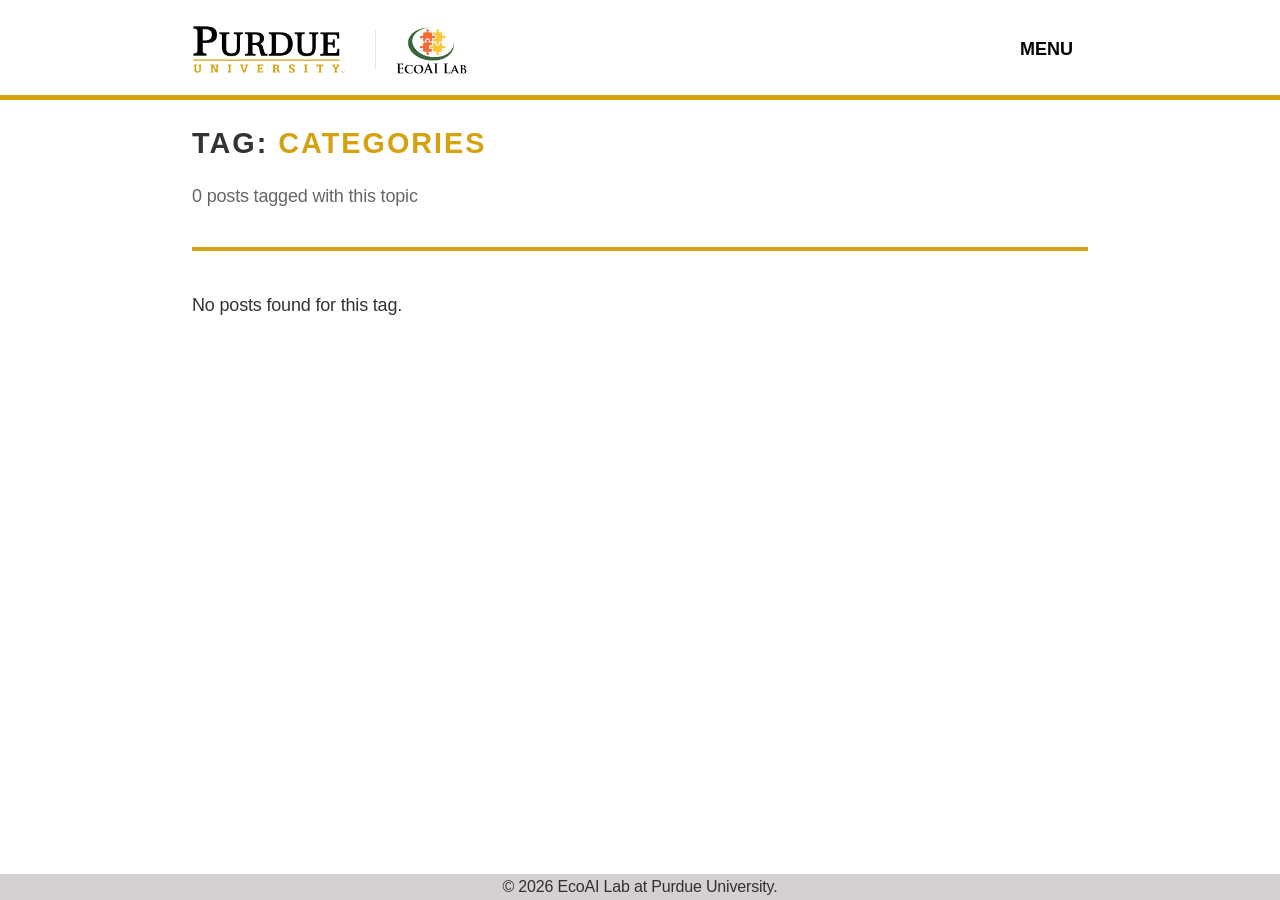
<file: categories/index.html>
<!DOCTYPE html>
<html class="no-js" lang="en-us">
<head>
	<meta charset="UTF-8">
	<meta name="viewport" content="width=device-width, initial-scale=1">
	<meta http-equiv="X-UA-Compatible" content="IE=edge">
	<title>Categories - EcoAI Lab</title>
	<script>(function(d,e){d[e]=d[e].replace("no-js","js");})(document.documentElement,"className");</script>
	<meta name="description" content="">
	<meta property="og:title" content="Categories" />
<meta property="og:description" content="EcoAI Lab Website" />
<meta property="og:type" content="website" />
<meta property="og:url" content="https://www.haoranyou.com/categories/" />


	<meta name="twitter:card" content="summary"/>
<meta name="twitter:title" content="Categories"/>
<meta name="twitter:description" content="EcoAI Lab Website"/>

	<link rel="dns-prefetch" href="//fonts.googleapis.com">
	<link rel="dns-prefetch" href="//fonts.gstatic.com">
	<link rel="alternate" type="application/rss+xml" href="/categories/index.xml" title="EcoAI Lab">
	<link rel="stylesheet" href="https://cdnjs.cloudflare.com/ajax/libs/font-awesome/6.5.0/css/all.min.css">
	<link rel="stylesheet" href="https://fonts.googleapis.com/css?family=Open+Sans:400,400i,700">
	<link rel="stylesheet" href="/css/style.css">
	<link rel="stylesheet" href="/css/responsive-menu.css">
	<link rel="shortcut icon" href="/favicon.ico">
	
	<script async src="https://www.googletagmanager.com/gtag/js?id=G-CJ01WL3BFP"></script>
	<script>
	  window.dataLayer = window.dataLayer || [];
	  function gtag(){dataLayer.push(arguments);}
	  gtag('js', new Date());

	  gtag('config', 'G-CJ01WL3BFP');
	</script>
</head>
<body class="body">
	<div class="container container--outer">
		<header class="header">
	<div class="container">
		<div class="header__row">
			<div class="logo">
				<a href="https://www.purdue.edu" target="_blank" class="logo__university">
					<img src="/img/purdue-university-logo.png" alt="Purdue University" class="logo__university-img">
				</a>
				<span class="logo__separator"></span>
				<a class="logo__link" href="/" title="EcoAI Lab" rel="home">
					<img src="/img/ecoai.png" alt="EcoAI Lab" class="logo__ecoai-img">
					
				</a>
			</div>
			
<nav class="menu">
	<button class="menu__btn" aria-haspopup="true" aria-expanded="false" tabindex="0">
		<span class="menu__btn-title" tabindex="-1">Menu</span>
	</button>
	<ul class="menu__list">
		<li class="menu__item">
			<a class="menu__link" href="/">Home</a>
		</li>
		<li class="menu__item">
			<a class="menu__link" href="/news/">News</a>
		</li>
		<li class="menu__item">
			<a class="menu__link" href="/team/">Team</a>
		</li>
		<li class="menu__item">
			<a class="menu__link" href="/publications/">Publications</a>
		</li>
		<li class="menu__item">
			<a class="menu__link" href="/blogs/">Blogs</a>
		</li>
		<li class="menu__item">
			<a class="menu__link" href="/joinus/">Join Us</a>
		</li>
	</ul>
</nav>

		</div>
	</div>
    <script type="text/x-mathjax-config">
        MathJax.Hub.Config({ tex2jax: {inlineMath: [["$","$"],["\\(","\\)"]]} })
    </script>
</header>
		<div class="wrapper flex">
			<div class="primary">
			
<main class="main list" role="main">
  <div class="content main__content clearfix">
    <style>
    .tag-header { margin-bottom: 40px; padding-bottom: 15px; border-bottom: 4px solid #D5A10E; }
    .tag-header h1 { font-size: 1.8rem; font-weight: 700; text-transform: uppercase; letter-spacing: 2px; color: #333; }
    .tag-header h1 span { color: #D5A10E; }
    .tag-header p { color: #666; margin-top: 8px; }
    .tag-post-list { list-style: none; padding: 0; margin: 0; }
    .tag-post-item { padding: 20px 0; border-bottom: 1px solid #ebebeb; }
    .tag-post-item:last-child { border-bottom: none; }
    .tag-post-date { font-size: 0.85rem; color: #D5A10E; font-weight: 700; text-transform: uppercase; letter-spacing: 1px; margin-bottom: 6px; }
    .tag-post-title a { font-size: 1.2rem; font-weight: 700; color: #333; text-decoration: none; }
    .tag-post-title a:hover { color: #D5A10E; }
    .tag-post-summary { margin-top: 8px; color: #555; font-size: 0.95rem; line-height: 1.6; }
    </style>

    <div class="tag-header">
      <h1>Tag: <span>Categories</span></h1>
      <p>0 posts tagged with this topic</p>
    </div>

    
    <p>No posts found for this tag.</p>
    
  </div>
</main>

			</div>
			

		</div>
		<footer class="footer">
	<div class="container footer__container flex">
		
		<div class="footer__copyright">
			&copy; 2026 EcoAI Lab at Purdue University.
		</div>
	</div>
    <script async src="//busuanzi.ibruce.info/busuanzi/2.3/busuanzi.pure.mini.js">
    </script>
    
</footer>
	</div>
<script async defer src="/js/menu.js"></script>
<script src="/js/responsive-menu.js"></script></body>
</html>
</file>
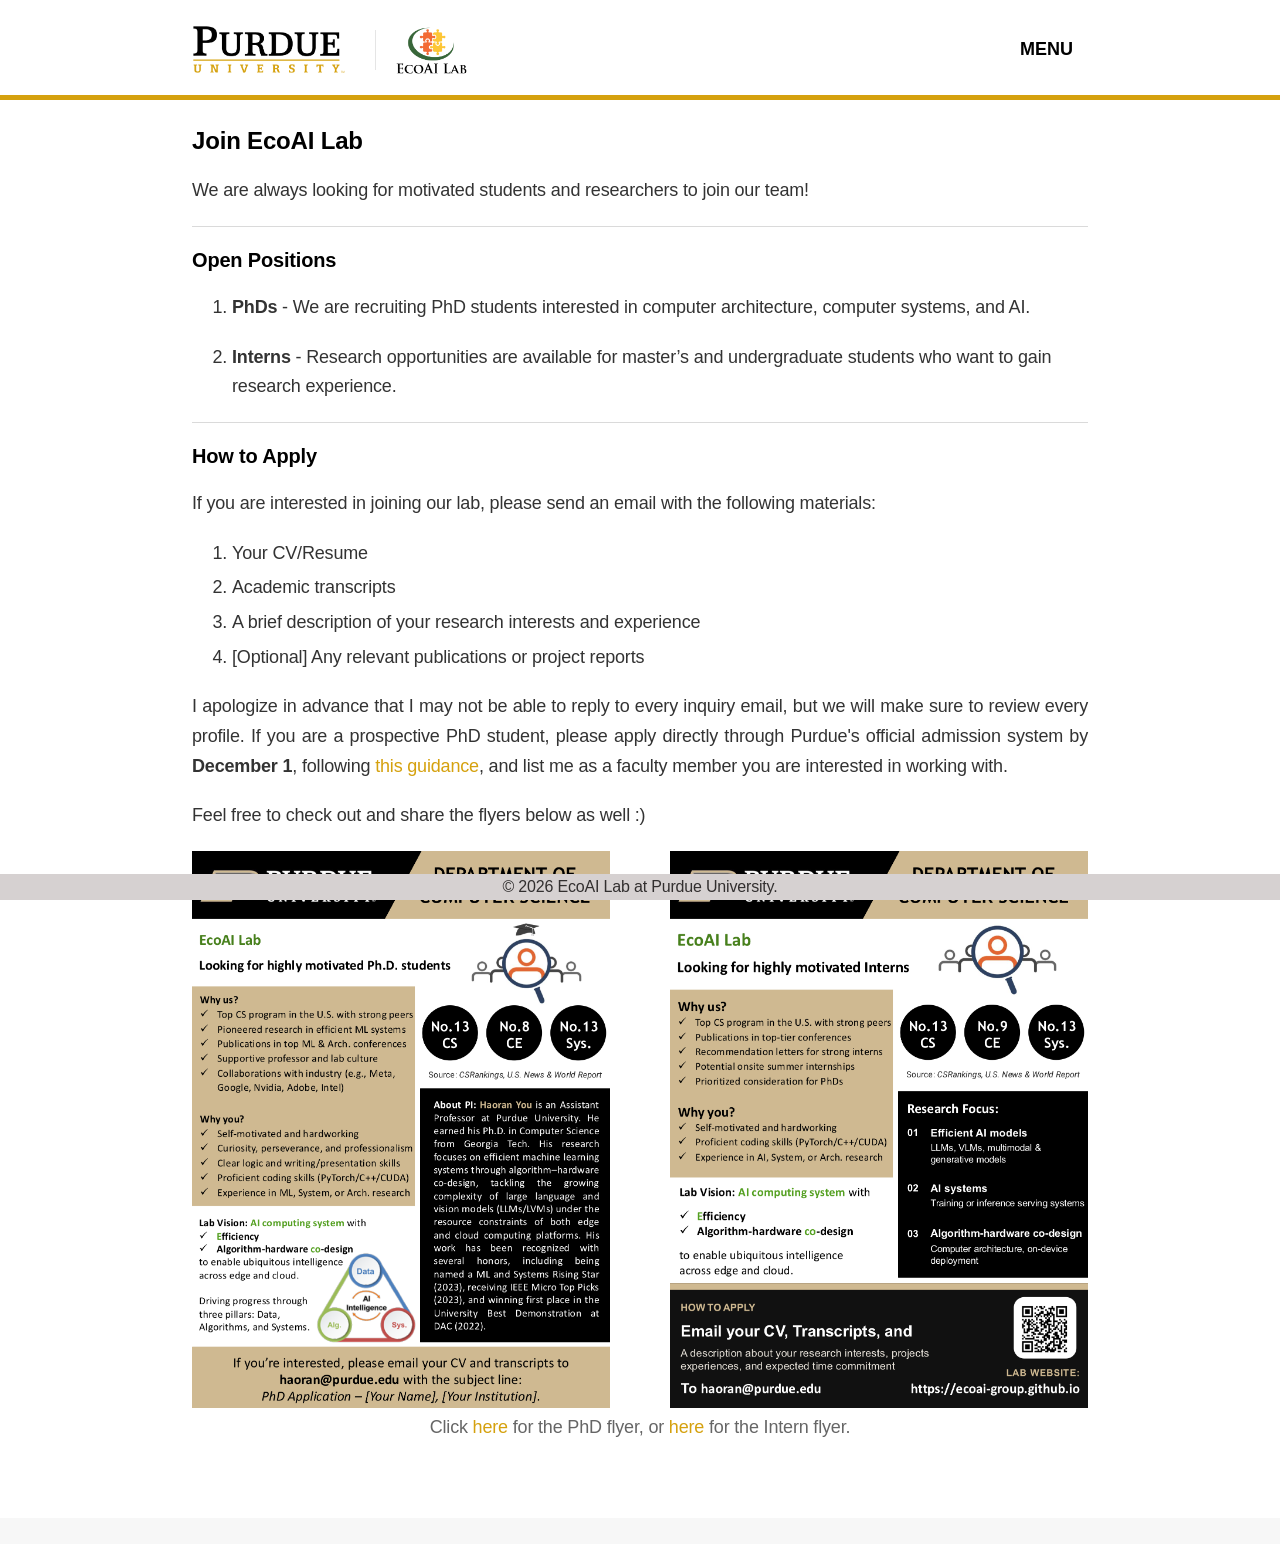
<file: joinus/index.html>
<!DOCTYPE html>
<html class="no-js" lang="en-us">
<head>
	<meta charset="UTF-8">
	<meta name="viewport" content="width=device-width, initial-scale=1">
	<meta http-equiv="X-UA-Compatible" content="IE=edge">
	<title>Join Us - EcoAI Lab</title>
	<script>(function(d,e){d[e]=d[e].replace("no-js","js");})(document.documentElement,"className");</script>
	<meta name="description" content="Open PhD, MS, and internship positions in the EcoAI Lab at Purdue University.">
	<meta property="og:title" content="Join Us" />
<meta property="og:description" content="Open PhD, MS, and internship positions in the EcoAI Lab at Purdue University." />
<meta property="og:type" content="website" />
<meta property="og:url" content="https://www.haoranyou.com/joinus/" />


	<meta name="twitter:card" content="summary"/>
<meta name="twitter:title" content="Join Us"/>
<meta name="twitter:description" content="Open PhD, MS, and internship positions in the EcoAI Lab at Purdue University."/>

	<link rel="dns-prefetch" href="//fonts.googleapis.com">
	<link rel="dns-prefetch" href="//fonts.gstatic.com">
	<link rel="alternate" type="application/rss+xml" href="/joinus/index.xml" title="EcoAI Lab">
	<link rel="stylesheet" href="https://cdnjs.cloudflare.com/ajax/libs/font-awesome/6.5.0/css/all.min.css">
	<link rel="stylesheet" href="https://fonts.googleapis.com/css?family=Open+Sans:400,400i,700">
	<link rel="stylesheet" href="/css/style.css">
	<link rel="stylesheet" href="/css/responsive-menu.css">
	<link rel="shortcut icon" href="/favicon.ico">
	
	<script async src="https://www.googletagmanager.com/gtag/js?id=G-CJ01WL3BFP"></script>
	<script>
	  window.dataLayer = window.dataLayer || [];
	  function gtag(){dataLayer.push(arguments);}
	  gtag('js', new Date());

	  gtag('config', 'G-CJ01WL3BFP');
	</script>
</head>
<body class="body">
	<div class="container container--outer">
		<header class="header">
	<div class="container">
		<div class="header__row">
			<div class="logo">
				<a href="https://www.purdue.edu" target="_blank" class="logo__university">
					<img src="/img/purdue-university-logo.png" alt="Purdue University" class="logo__university-img">
				</a>
				<span class="logo__separator"></span>
				<a class="logo__link" href="/" title="EcoAI Lab" rel="home">
					<img src="/img/ecoai.png" alt="EcoAI Lab" class="logo__ecoai-img">
					
				</a>
			</div>
			
<nav class="menu">
	<button class="menu__btn" aria-haspopup="true" aria-expanded="false" tabindex="0">
		<span class="menu__btn-title" tabindex="-1">Menu</span>
	</button>
	<ul class="menu__list">
		<li class="menu__item">
			<a class="menu__link" href="/">Home</a>
		</li>
		<li class="menu__item">
			<a class="menu__link" href="/news/">News</a>
		</li>
		<li class="menu__item">
			<a class="menu__link" href="/team/">Team</a>
		</li>
		<li class="menu__item">
			<a class="menu__link" href="/publications/">Publications</a>
		</li>
		<li class="menu__item">
			<a class="menu__link" href="/blogs/">Blogs</a>
		</li>
		<li class="menu__item menu__item--active">
			<a class="menu__link" href="/joinus/">Join Us</a>
		</li>
	</ul>
</nav>

		</div>
	</div>
    <script type="text/x-mathjax-config">
        MathJax.Hub.Config({ tex2jax: {inlineMath: [["$","$"],["\\(","\\)"]]} })
    </script>
</header>
		<div class="wrapper flex">
			<div class="primary">
			
<main class="main list" role="main">
  <div class="content main__content clearfix">
    

<h2 id="join-ecoai-lab">Join EcoAI Lab</h2>

<p>We are always looking for motivated students and researchers to join our team!</p>

<hr />

<h3 id="open-positions">Open Positions</h3>

<ol>
<li><p><strong>PhDs</strong> -
We are recruiting PhD students interested in computer architecture, computer systems, and AI.</p></li>

<li><p><strong>Interns</strong> -
Research opportunities are available for master&rsquo;s and undergraduate students who want to gain research experience.</p></li>
</ol>

<hr />

<h3 id="how-to-apply">How to Apply</h3>

<p>If you are interested in joining our lab, please send an email with the following materials:</p>

<ol>
<li>Your CV/Resume</li>
<li>Academic transcripts</li>
<li>A brief description of your research interests and experience</li>
<li>[Optional] Any relevant publications or project reports</li>
</ol>

<p style="text-align: justify;">I apologize in advance that I may not be able to reply to every inquiry email, but we will make sure to review every profile. If you are a prospective PhD student, please apply directly through Purdue's official admission system by <strong>December 1</strong>, following <a href="https://www.cs.purdue.edu/graduate/admission/steps.html">this guidance</a>, and list me as a faculty member you are interested in working with.</p>

<p>Feel free to check out and share the flyers below as well :)</p>

<p><div style="display:grid; grid-template-columns:repeat(auto-fit, minmax(min(320px, 100%), 1fr)); gap:60px; width:100%; align-items:start;">
    <a href="/pdf/purdue-cs-ecoai-lab-flyer.pdf" target="_blank">
    <img src="/img/ecoai-phd-flyer.png" alt="EcoAI Lab PhD recruiting flyer" style="width:100%; height:auto; display:block;">
    </a>
    <a href="/pdf/purdue-cs-ecoai-lab-flyer-intern.pdf" target="_blank">
    <img src="/img/ecoai-intern-flyer.png" alt="EcoAI Lab Intern recruiting flyer" style="width:100%; height:auto; display:block;">
    </a>
</div>
<p style = "margin:5px"></p>
<div align=center>
    <figcaption style="width:97%;float:center;">
    Click <a href="/pdf/purdue-cs-ecoai-lab-flyer.pdf" target="_blank">here</a> for the PhD flyer, or <a href="/pdf/purdue-cs-ecoai-lab-flyer-intern.pdf" target="_blank">here</a> for the Intern flyer.
    </figcaption>
</div>
<br></p>

  </div>
</main>

			</div>
			

		</div>
		<footer class="footer">
	<div class="container footer__container flex">
		
		<div class="footer__copyright">
			&copy; 2026 EcoAI Lab at Purdue University.
		</div>
	</div>
    <script async src="//busuanzi.ibruce.info/busuanzi/2.3/busuanzi.pure.mini.js">
    </script>
    
</footer>
	</div>
<script async defer src="/js/menu.js"></script>
<script src="/js/responsive-menu.js"></script></body>
</html>
</file>
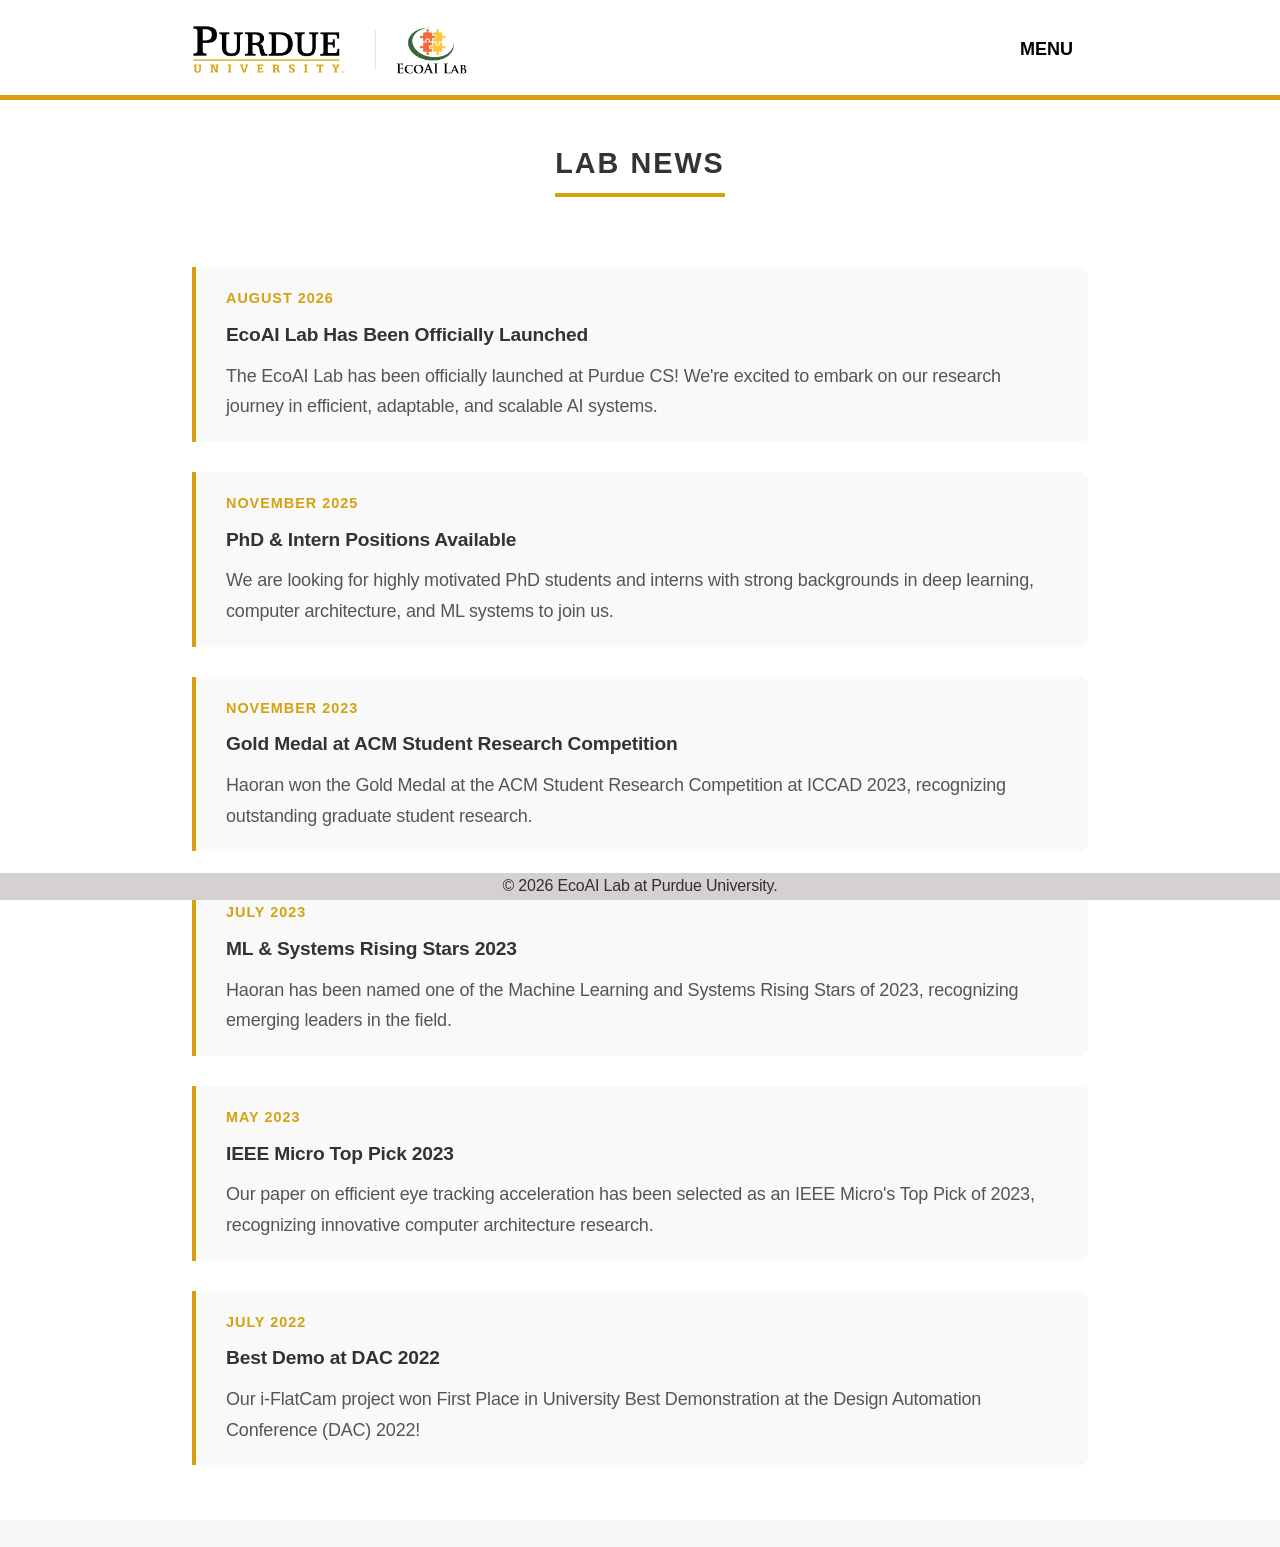
<file: news/index.html>
<!DOCTYPE html>
<html class="no-js" lang="en-us">
<head>
	<meta charset="UTF-8">
	<meta name="viewport" content="width=device-width, initial-scale=1">
	<meta http-equiv="X-UA-Compatible" content="IE=edge">
	<title>News - EcoAI Lab</title>
	<script>(function(d,e){d[e]=d[e].replace("no-js","js");})(document.documentElement,"className");</script>
	<meta name="description" content="Latest news and announcements from the EcoAI Lab at Purdue University.">
	<meta property="og:title" content="News" />
<meta property="og:description" content="Latest news and announcements from the EcoAI Lab at Purdue University." />
<meta property="og:type" content="website" />
<meta property="og:url" content="https://www.haoranyou.com/news/" />


	<meta name="twitter:card" content="summary"/>
<meta name="twitter:title" content="News"/>
<meta name="twitter:description" content="Latest news and announcements from the EcoAI Lab at Purdue University."/>

	<link rel="dns-prefetch" href="//fonts.googleapis.com">
	<link rel="dns-prefetch" href="//fonts.gstatic.com">
	<link rel="alternate" type="application/rss+xml" href="/news/index.xml" title="EcoAI Lab">
	<link rel="stylesheet" href="https://cdnjs.cloudflare.com/ajax/libs/font-awesome/6.5.0/css/all.min.css">
	<link rel="stylesheet" href="https://fonts.googleapis.com/css?family=Open+Sans:400,400i,700">
	<link rel="stylesheet" href="/css/style.css">
	<link rel="stylesheet" href="/css/responsive-menu.css">
	<link rel="shortcut icon" href="/favicon.ico">
	
	<script async src="https://www.googletagmanager.com/gtag/js?id=G-CJ01WL3BFP"></script>
	<script>
	  window.dataLayer = window.dataLayer || [];
	  function gtag(){dataLayer.push(arguments);}
	  gtag('js', new Date());

	  gtag('config', 'G-CJ01WL3BFP');
	</script>
</head>
<body class="body">
	<div class="container container--outer">
		<header class="header">
	<div class="container">
		<div class="header__row">
			<div class="logo">
				<a href="https://www.purdue.edu" target="_blank" class="logo__university">
					<img src="/img/purdue-university-logo.png" alt="Purdue University" class="logo__university-img">
				</a>
				<span class="logo__separator"></span>
				<a class="logo__link" href="/" title="EcoAI Lab" rel="home">
					<img src="/img/ecoai.png" alt="EcoAI Lab" class="logo__ecoai-img">
					
				</a>
			</div>
			
<nav class="menu">
	<button class="menu__btn" aria-haspopup="true" aria-expanded="false" tabindex="0">
		<span class="menu__btn-title" tabindex="-1">Menu</span>
	</button>
	<ul class="menu__list">
		<li class="menu__item">
			<a class="menu__link" href="/">Home</a>
		</li>
		<li class="menu__item menu__item--active">
			<a class="menu__link" href="/news/">News</a>
		</li>
		<li class="menu__item">
			<a class="menu__link" href="/team/">Team</a>
		</li>
		<li class="menu__item">
			<a class="menu__link" href="/publications/">Publications</a>
		</li>
		<li class="menu__item">
			<a class="menu__link" href="/blogs/">Blogs</a>
		</li>
		<li class="menu__item">
			<a class="menu__link" href="/joinus/">Join Us</a>
		</li>
	</ul>
</nav>

		</div>
	</div>
    <script type="text/x-mathjax-config">
        MathJax.Hub.Config({ tex2jax: {inlineMath: [["$","$"],["\\(","\\)"]]} })
    </script>
</header>
		<div class="wrapper flex">
			<div class="primary">
			
<main class="main list" role="main">
  <div class="content main__content clearfix">
    <style>
.section-header {
  text-align: center;
  margin-bottom: 50px;
  margin-top: 20px;
}
.section-header h2 {
  font-size: 1.8rem;
  font-weight: 700;
  text-transform: uppercase;
  letter-spacing: 2px;
  color: #333;
  display: inline-block;
  position: relative;
  padding-bottom: 15px;
}
.section-header h2::after {
  content: '';
  position: absolute;
  bottom: 0;
  left: 0;
  width: 100%;
  height: 4px;
  background: #D5A10E;
}
.news-list {
  width: 100%;
}
.news-item {
  border-left: 4px solid #D5A10E;
  padding: 20px 30px;
  margin-bottom: 30px;
  background: #f9f9f9;
  border-radius: 0 8px 8px 0;
}
.news-item .news-date {
  color: #D5A10E;
  font-weight: 700;
  font-size: 0.9rem;
  text-transform: uppercase;
  letter-spacing: 1px;
  margin-bottom: 8px;
}
.news-item .news-title {
  font-size: 1.2rem;
  font-weight: 700;
  color: #333;
  margin-bottom: 10px;
}
.news-item .news-desc {
  color: #555;
  line-height: 1.7;
  font-size: 18px;
}
.news-item a {
  color: #D5A10E;
  text-decoration: none;
}
.news-item a:hover {
  text-decoration: underline;
}
</style>

<div class="section-header">
  <h2>Lab News</h2>
</div>

<div class="news-list">
<div class="news-item">
<div class="news-date">August 2026</div>
<div class="news-title">EcoAI Lab Has Been Officially Launched</div>
<div class="news-desc">The EcoAI Lab has been officially launched at Purdue CS! We're excited to embark on our research journey in efficient, adaptable, and scalable AI systems.</div>
</div>
<div class="news-item">
<div class="news-date">November 2025</div>
<div class="news-title">PhD & Intern Positions Available</div>
<div class="news-desc">We are looking for highly motivated PhD students and interns with strong backgrounds in deep learning, computer architecture, and ML systems to join us.</div>
</div>
<div class="news-item">
<div class="news-date">November 2023</div>
<div class="news-title">Gold Medal at ACM Student Research Competition</div>
<div class="news-desc">Haoran won the Gold Medal at the ACM Student Research Competition at ICCAD 2023, recognizing outstanding graduate student research.</div>
</div>
<div class="news-item">
<div class="news-date">July 2023</div>
<div class="news-title">ML & Systems Rising Stars 2023</div>
<div class="news-desc">Haoran has been named one of the Machine Learning and Systems Rising Stars of 2023, recognizing emerging leaders in the field.</div>
</div>
<div class="news-item">
<div class="news-date">May 2023</div>
<div class="news-title">IEEE Micro Top Pick 2023</div>
<div class="news-desc">Our paper on efficient eye tracking acceleration has been selected as an IEEE Micro's Top Pick of 2023, recognizing innovative computer architecture research.</div>
</div>
<div class="news-item">
<div class="news-date">July 2022</div>
<div class="news-title">Best Demo at DAC 2022</div>
<div class="news-desc">Our i-FlatCam project won First Place in University Best Demonstration at the Design Automation Conference (DAC) 2022! <br>
</div>
</div>

  </div>
</main>

			</div>
			

		</div>
		<footer class="footer">
	<div class="container footer__container flex">
		
		<div class="footer__copyright">
			&copy; 2026 EcoAI Lab at Purdue University.
		</div>
	</div>
    <script async src="//busuanzi.ibruce.info/busuanzi/2.3/busuanzi.pure.mini.js">
    </script>
    
</footer>
	</div>
<script async defer src="/js/menu.js"></script>
<script src="/js/responsive-menu.js"></script></body>
</html>
</file>
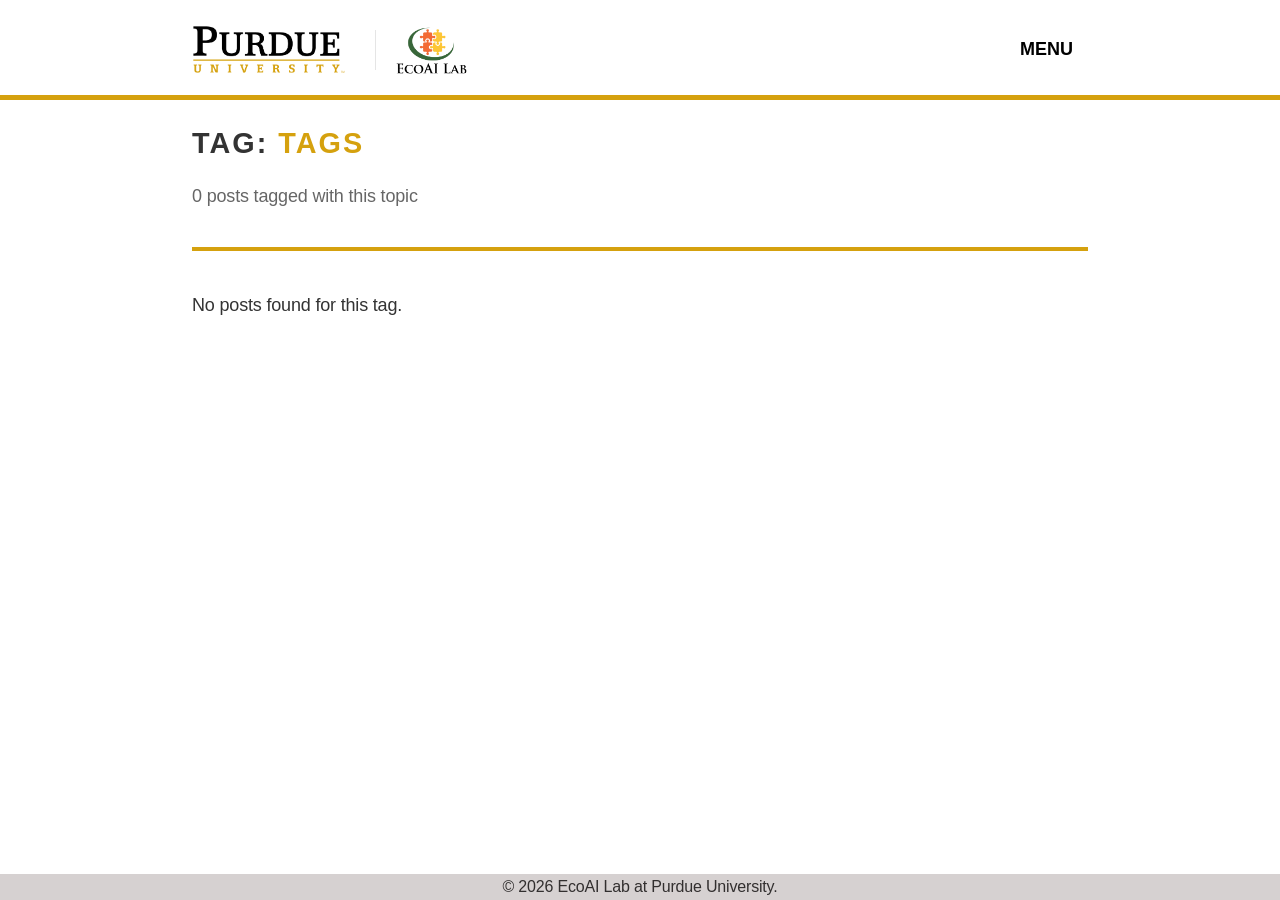
<file: tags/index.html>
<!DOCTYPE html>
<html class="no-js" lang="en-us">
<head>
	<meta charset="UTF-8">
	<meta name="viewport" content="width=device-width, initial-scale=1">
	<meta http-equiv="X-UA-Compatible" content="IE=edge">
	<title>Tags - EcoAI Lab</title>
	<script>(function(d,e){d[e]=d[e].replace("no-js","js");})(document.documentElement,"className");</script>
	<meta name="description" content="">
	<meta property="og:title" content="Tags" />
<meta property="og:description" content="EcoAI Lab Website" />
<meta property="og:type" content="website" />
<meta property="og:url" content="https://www.haoranyou.com/tags/" />


	<meta name="twitter:card" content="summary"/>
<meta name="twitter:title" content="Tags"/>
<meta name="twitter:description" content="EcoAI Lab Website"/>

	<link rel="dns-prefetch" href="//fonts.googleapis.com">
	<link rel="dns-prefetch" href="//fonts.gstatic.com">
	<link rel="alternate" type="application/rss+xml" href="/tags/index.xml" title="EcoAI Lab">
	<link rel="stylesheet" href="https://cdnjs.cloudflare.com/ajax/libs/font-awesome/6.5.0/css/all.min.css">
	<link rel="stylesheet" href="https://fonts.googleapis.com/css?family=Open+Sans:400,400i,700">
	<link rel="stylesheet" href="/css/style.css">
	<link rel="stylesheet" href="/css/responsive-menu.css">
	<link rel="shortcut icon" href="/favicon.ico">
	
	<script async src="https://www.googletagmanager.com/gtag/js?id=G-CJ01WL3BFP"></script>
	<script>
	  window.dataLayer = window.dataLayer || [];
	  function gtag(){dataLayer.push(arguments);}
	  gtag('js', new Date());

	  gtag('config', 'G-CJ01WL3BFP');
	</script>
</head>
<body class="body">
	<div class="container container--outer">
		<header class="header">
	<div class="container">
		<div class="header__row">
			<div class="logo">
				<a href="https://www.purdue.edu" target="_blank" class="logo__university">
					<img src="/img/purdue-university-logo.png" alt="Purdue University" class="logo__university-img">
				</a>
				<span class="logo__separator"></span>
				<a class="logo__link" href="/" title="EcoAI Lab" rel="home">
					<img src="/img/ecoai.png" alt="EcoAI Lab" class="logo__ecoai-img">
					
				</a>
			</div>
			
<nav class="menu">
	<button class="menu__btn" aria-haspopup="true" aria-expanded="false" tabindex="0">
		<span class="menu__btn-title" tabindex="-1">Menu</span>
	</button>
	<ul class="menu__list">
		<li class="menu__item">
			<a class="menu__link" href="/">Home</a>
		</li>
		<li class="menu__item">
			<a class="menu__link" href="/news/">News</a>
		</li>
		<li class="menu__item">
			<a class="menu__link" href="/team/">Team</a>
		</li>
		<li class="menu__item">
			<a class="menu__link" href="/publications/">Publications</a>
		</li>
		<li class="menu__item">
			<a class="menu__link" href="/blogs/">Blogs</a>
		</li>
		<li class="menu__item">
			<a class="menu__link" href="/joinus/">Join Us</a>
		</li>
	</ul>
</nav>

		</div>
	</div>
    <script type="text/x-mathjax-config">
        MathJax.Hub.Config({ tex2jax: {inlineMath: [["$","$"],["\\(","\\)"]]} })
    </script>
</header>
		<div class="wrapper flex">
			<div class="primary">
			
<main class="main list" role="main">
  <div class="content main__content clearfix">
    <style>
    .tag-header { margin-bottom: 40px; padding-bottom: 15px; border-bottom: 4px solid #D5A10E; }
    .tag-header h1 { font-size: 1.8rem; font-weight: 700; text-transform: uppercase; letter-spacing: 2px; color: #333; }
    .tag-header h1 span { color: #D5A10E; }
    .tag-header p { color: #666; margin-top: 8px; }
    .tag-post-list { list-style: none; padding: 0; margin: 0; }
    .tag-post-item { padding: 20px 0; border-bottom: 1px solid #ebebeb; }
    .tag-post-item:last-child { border-bottom: none; }
    .tag-post-date { font-size: 0.85rem; color: #D5A10E; font-weight: 700; text-transform: uppercase; letter-spacing: 1px; margin-bottom: 6px; }
    .tag-post-title a { font-size: 1.2rem; font-weight: 700; color: #333; text-decoration: none; }
    .tag-post-title a:hover { color: #D5A10E; }
    .tag-post-summary { margin-top: 8px; color: #555; font-size: 0.95rem; line-height: 1.6; }
    </style>

    <div class="tag-header">
      <h1>Tag: <span>Tags</span></h1>
      <p>0 posts tagged with this topic</p>
    </div>

    
    <p>No posts found for this tag.</p>
    
  </div>
</main>

			</div>
			

		</div>
		<footer class="footer">
	<div class="container footer__container flex">
		
		<div class="footer__copyright">
			&copy; 2026 EcoAI Lab at Purdue University.
		</div>
	</div>
    <script async src="//busuanzi.ibruce.info/busuanzi/2.3/busuanzi.pure.mini.js">
    </script>
    
</footer>
	</div>
<script async defer src="/js/menu.js"></script>
<script src="/js/responsive-menu.js"></script></body>
</html>
</file>
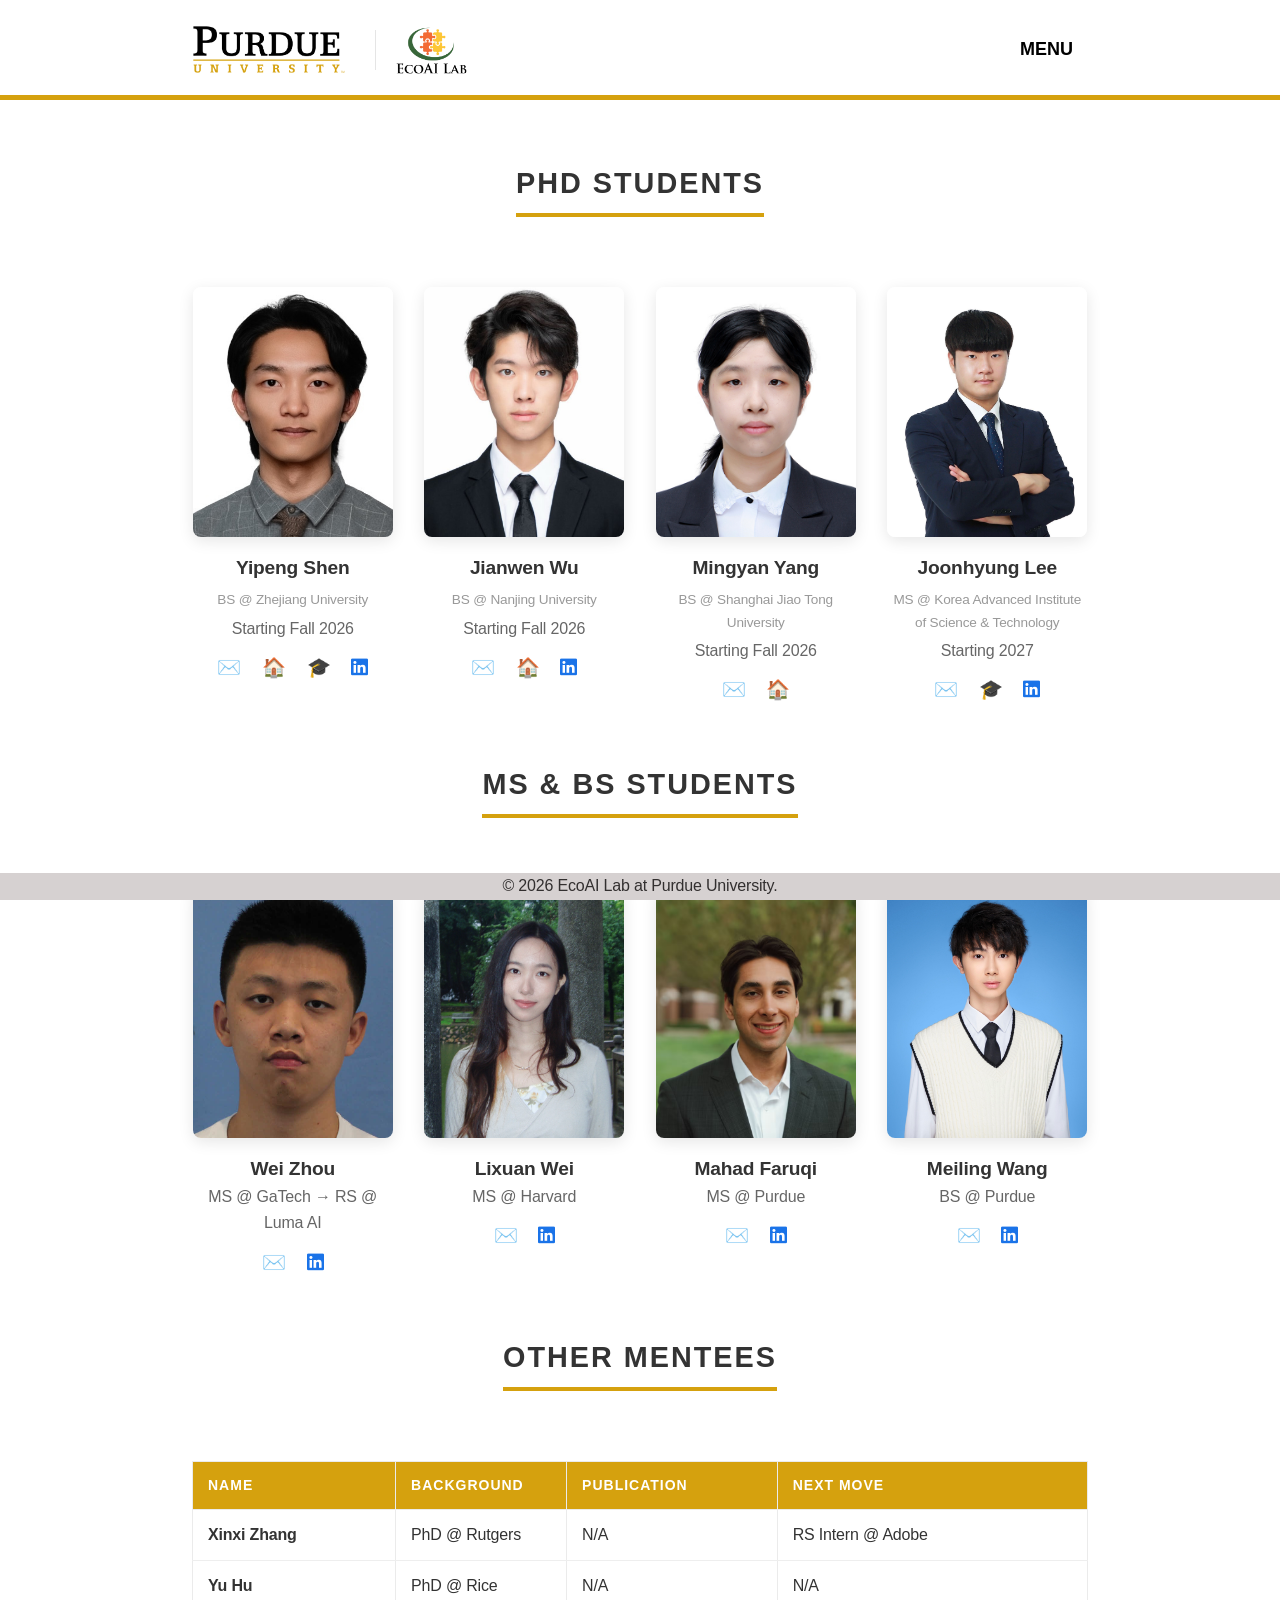
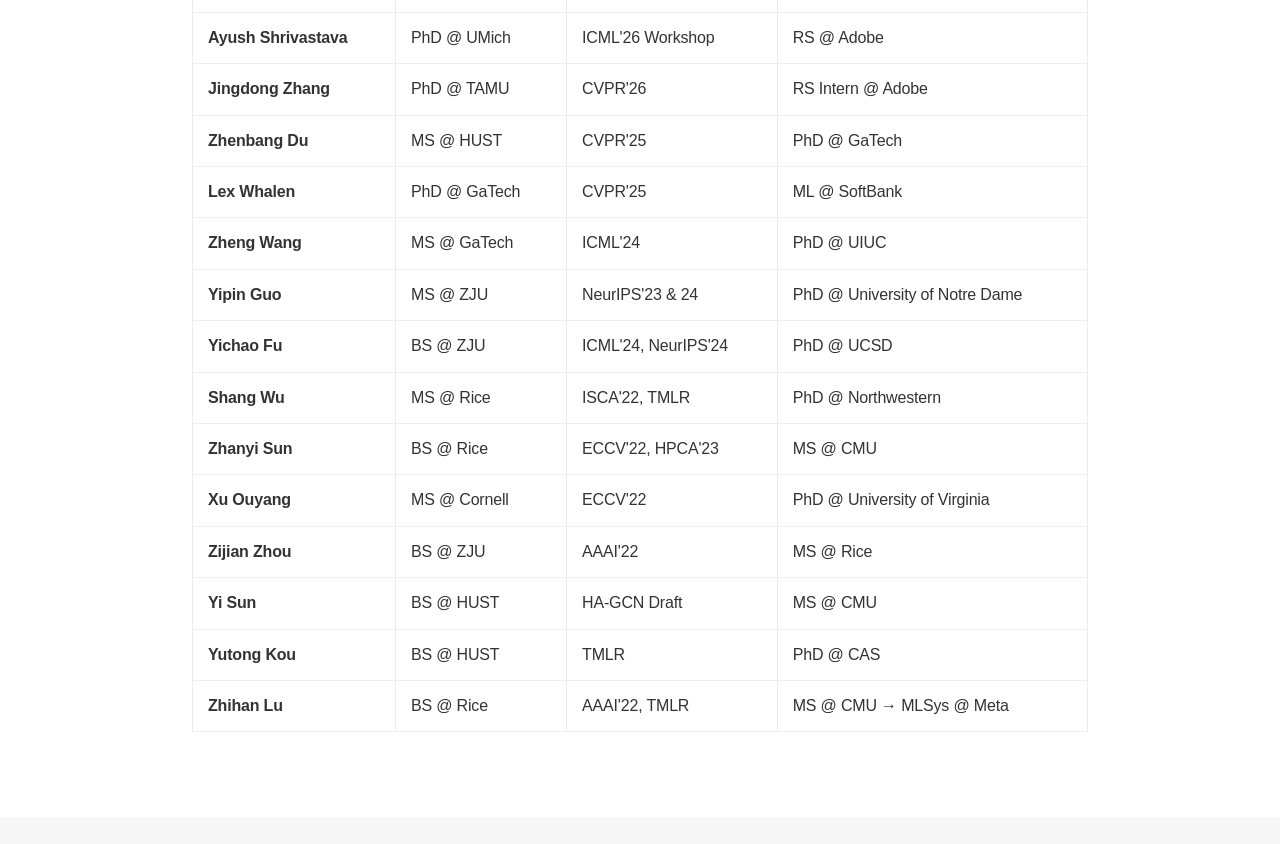
<file: team/index.html>
<!DOCTYPE html>
<html class="no-js" lang="en-us">
<head>
	<meta charset="UTF-8">
	<meta name="viewport" content="width=device-width, initial-scale=1">
	<meta http-equiv="X-UA-Compatible" content="IE=edge">
	<title>Team - EcoAI Lab</title>
	<script>(function(d,e){d[e]=d[e].replace("no-js","js");})(document.documentElement,"className");</script>
	<meta name="description" content="Faculty, PhD, MS and BS students, and alumni of the EcoAI Lab at Purdue University.">
	<meta property="og:title" content="Team" />
<meta property="og:description" content="Faculty, PhD, MS and BS students, and alumni of the EcoAI Lab at Purdue University." />
<meta property="og:type" content="website" />
<meta property="og:url" content="https://www.haoranyou.com/team/" />


	<meta name="twitter:card" content="summary"/>
<meta name="twitter:title" content="Team"/>
<meta name="twitter:description" content="Faculty, PhD, MS and BS students, and alumni of the EcoAI Lab at Purdue University."/>

	<link rel="dns-prefetch" href="//fonts.googleapis.com">
	<link rel="dns-prefetch" href="//fonts.gstatic.com">
	<link rel="alternate" type="application/rss+xml" href="/team/index.xml" title="EcoAI Lab">
	<link rel="stylesheet" href="https://cdnjs.cloudflare.com/ajax/libs/font-awesome/6.5.0/css/all.min.css">
	<link rel="stylesheet" href="https://fonts.googleapis.com/css?family=Open+Sans:400,400i,700">
	<link rel="stylesheet" href="/css/style.css">
	<link rel="stylesheet" href="/css/responsive-menu.css">
	<link rel="shortcut icon" href="/favicon.ico">
	
	<script async src="https://www.googletagmanager.com/gtag/js?id=G-CJ01WL3BFP"></script>
	<script>
	  window.dataLayer = window.dataLayer || [];
	  function gtag(){dataLayer.push(arguments);}
	  gtag('js', new Date());

	  gtag('config', 'G-CJ01WL3BFP');
	</script>
</head>
<body class="body">
	<div class="container container--outer">
		<header class="header">
	<div class="container">
		<div class="header__row">
			<div class="logo">
				<a href="https://www.purdue.edu" target="_blank" class="logo__university">
					<img src="/img/purdue-university-logo.png" alt="Purdue University" class="logo__university-img">
				</a>
				<span class="logo__separator"></span>
				<a class="logo__link" href="/" title="EcoAI Lab" rel="home">
					<img src="/img/ecoai.png" alt="EcoAI Lab" class="logo__ecoai-img">
					
				</a>
			</div>
			
<nav class="menu">
	<button class="menu__btn" aria-haspopup="true" aria-expanded="false" tabindex="0">
		<span class="menu__btn-title" tabindex="-1">Menu</span>
	</button>
	<ul class="menu__list">
		<li class="menu__item">
			<a class="menu__link" href="/">Home</a>
		</li>
		<li class="menu__item">
			<a class="menu__link" href="/news/">News</a>
		</li>
		<li class="menu__item menu__item--active">
			<a class="menu__link" href="/team/">Team</a>
		</li>
		<li class="menu__item">
			<a class="menu__link" href="/publications/">Publications</a>
		</li>
		<li class="menu__item">
			<a class="menu__link" href="/blogs/">Blogs</a>
		</li>
		<li class="menu__item">
			<a class="menu__link" href="/joinus/">Join Us</a>
		</li>
	</ul>
</nav>

		</div>
	</div>
    <script type="text/x-mathjax-config">
        MathJax.Hub.Config({ tex2jax: {inlineMath: [["$","$"],["\\(","\\)"]]} })
    </script>
</header>
		<div class="wrapper flex">
			<div class="primary">
			
<main class="main list" role="main">
  <div class="content main__content clearfix">
    <style>
.section-header {
  text-align: center;
  margin-bottom: 50px;
  margin-top: 40px;
}
.section-header h2 {
  font-size: 1.8rem;
  font-weight: 700;
  text-transform: uppercase;
  letter-spacing: 2px;
  color: #333;
  display: inline-block;
  position: relative;
  padding-bottom: 15px;
}
.section-header h2::after {
  content: '';
  position: absolute;
  bottom: 0;
  left: 0;
  width: 100%;
  height: 4px;
  background: #D5A10E;
}
.team-grid {
  display: grid;
  grid-template-columns: repeat(4, 1fr);
  gap: 30px;
  margin-bottom: 60px;
}
.team-card {
  text-align: center;
}
.team-card img {
  width: 200px;
  height: 250px;
  object-fit: cover;
  border-radius: 8px;
  margin-bottom: 15px;
  box-shadow: 0 4px 15px rgba(0,0,0,0.1);
}
.team-card .name {
  font-size: 1.2rem;
  font-weight: 700;
  color: #333;
  margin-bottom: 5px;
}
.team-card .title {
  font-size: 1rem;
  color: #666;
  margin-top: -6px;
  margin-bottom: 10px;
}
.team-card .edu {
  font-size: 0.85rem;
  color: #999;
  margin-bottom: 10px;
}
.team-card .icons a {
  color: #1a73e8;
  margin: 0 8px;
  font-size: 1.2rem;
  text-decoration: none;
}
.team-card .icons a:hover {
  color: #D5A10E;
}
.alumni-table {
  width: 100%;
  border-collapse: collapse;
  margin-bottom: 60px;
  font-size: 16px;
}
.alumni-table th {
  background: #D5A10E;
  color: #fff;
  font-weight: 600;
  text-align: left;
  padding: 12px 15px;
  text-transform: uppercase;
  letter-spacing: 1px;
  font-size: 14px;
}
.alumni-table td {
  padding: 12px 15px;
  border-bottom: 1px solid #eee;
  color: #333;
}
.alumni-table tbody tr:hover {
  background: #f9f9f9;
}
.alumni-table td:first-child {
  font-weight: 600;
  color: #333;
}
.subsection-title {
  font-size: 1.5rem;
  font-weight: 700;
  color: #333;
  margin-bottom: 30px;
  padding-bottom: 10px;
  border-bottom: 2px solid #eee;
}
@media (max-width: 1100px) {
  .team-grid {
    grid-template-columns: repeat(3, 1fr);
  }
}
@media (max-width: 800px) {
  .team-grid {
    grid-template-columns: repeat(2, 1fr);
    gap: 25px;
  }
}
@media (max-width: 800px) {
  .alumni-table {
    font-size: 14px;
  }
  .alumni-table th, .alumni-table td {
    padding: 8px 10px;
  }
}
@media (max-width: 500px) {
  .team-grid {
    grid-template-columns: 1fr;
  }
  .team-card img {
    width: 180px;
    height: 220px;
  }
}
</style>

<div class="section-header">
  <h2>PhD Students</h2>
</div>

<div class="team-grid">
<div class="team-card">
<img src="/img/pic_yipengshen.jpg" alt="Yipeng Shen">
<div class="name">Yipeng Shen</div>
<div class="edu">BS @ Zhejiang University</div>
<div class="title">Starting Fall 2026</div>
<div class="icons">
<a href="mailto:shen843@purdue.edu" title="Email">✉️</a>
<a href="https://yipengshenn.github.io/" title="Homepage">🏠</a>
<a href="https://scholar.google.com/citations?user=xTxvvEwAAAAJ&hl=en" title="Google Scholar">🎓</a>
<a href="https://www.linkedin.com/in/yipeng-shen-0974b9388/" title="LinkedIn"><i class="fab fa-linkedin"></i></a>
</div>
</div>
<div class="team-card">
<img src="/img/pic_jianwenwu.png" alt="Jianwen Wu">
<div class="name">Jianwen Wu</div>
<div class="edu">BS @ Nanjing University</div>
<div class="title">Starting Fall 2026</div>
<div class="icons">
<a href="mailto:wu2838@purdue.edu" title="Email">✉️</a>
<a href="https://JianwenWuu.github.io/" title="Homepage">🏠</a>
<!-- <a href="#" title="Google Scholar">🎓</a> -->
<a href="https://www.linkedin.com/in/jianwen-wu-846032353/" title="LinkedIn"><i class="fab fa-linkedin"></i></a>
</div>
</div>
<div class="team-card">
<img src="/img/pic_mingyanyang.jpg" alt="Mingyan Yang">
<div class="name">Mingyan Yang</div>
<div class="edu">BS @ Shanghai Jiao Tong University</div>
<div class="title">Starting Fall 2026</div>
<div class="icons">
<a href="mailto:yang3217@purdue.edu" title="Email">✉️</a>
<a href="https://acm.sjtu.edu.cn/~yangmingyan/" title="Homepage">🏠</a>
<!-- <a href="#" title="Google Scholar">🎓</a> -->
<!-- <a href="#" title="LinkedIn"><i class="fab fa-linkedin"></i></a> -->
</div>
</div>
<div class="team-card">
<img src="/img/pic_joonhyunglee.jpg" alt="Joonhyung Lee">
<div class="name">Joonhyung Lee</div>
<div class="edu">MS @ Korea Advanced Institute of Science & Technology</div>
<div class="title">Starting 2027</div>
<div class="icons">
<a href="mailto:lee6460@purdue.edu" title="Email">✉️</a>
<!-- <a href="#" title="Homepage">🏠</a> -->
<a href="https://scholar.google.com/citations?user=f21CmP0AAAAJ" title="Google Scholar">🎓</a>
<a href="https://www.linkedin.com/in/veritas9872/" title="LinkedIn"><i class="fab fa-linkedin"></i></a>
</div>
</div>
</div>

<div class="section-header">
  <h2>MS & BS Students</h2>
</div>

<div class="team-grid">
<div class="team-card">
<img src="/img/pic_weizhou.jpg" alt="Wei Zhou">
<div class="name">Wei Zhou</div>
<div class="title">MS @ GaTech → RS @ Luma AI</div>
<div class="icons">
<a href="mailto:wzhou322@gatech.edu" title="Email">✉️</a>
<!-- <a href="#" title="Homepage">🏠</a> -->
<!-- <a href="#" title="Google Scholar">🎓</a> -->
<a href="https://www.linkedin.com/in/wei-zhou3/" title="LinkedIn"><i class="fab fa-linkedin"></i></a>
</div>
</div>
<div class="team-card">
<img src="/img/pic_lixuanwei.jpg" alt="Lixuan Wei">
<div class="name">Lixuan Wei</div>
<div class="title">MS @ Harvard</div>
<div class="icons">
<a href="mailto:lwei@g.harvard.edu" title="Email">✉️</a>
<!-- <a href="#" title="Homepage">🏠</a>
<a href="#" title="Google Scholar">🎓</a> -->
<a href="https://www.linkedin.com/in/lixuan-wei-04b544377/" title="LinkedIn"><i class="fab fa-linkedin"></i></a>
</div>
</div>
<div class="team-card">
<img src="/img/pic_mahad_faruqi.jpg" alt="Mahad Faruqi">
<div class="name">Mahad Faruqi</div>
<div class="title">MS @ Purdue</div>
<div class="icons">
<a href="mailto:mfaruqi@purdue.edu" title="Email">✉️</a>
<a href="https://www.linkedin.com/in/mahadfaruqi/" title="LinkedIn"><i class="fab fa-linkedin"></i></a>
</div>
</div>
<div class="team-card">
<img src="/img/pic_meilingwang.jpg" alt="Meiling Wang">
<div class="name">Meiling Wang</div>
<div class="title">BS @ Purdue</div>
<div class="icons">
<a href="mailto:wang7395@purdue.edu" title="Email">✉️</a>
<a href="https://www.linkedin.com/in/meiling-wang-343846332/" title="LinkedIn"><i class="fab fa-linkedin"></i></a>
</div>
</div>
</div>

<div class="section-header">
  <h2>Other Mentees</h2>
</div>

<table class="alumni-table">
<thead>
<tr>
<th>Name</th>
<th>Background</th>
<th>Publication</th>
<th>Next Move</th>
</tr>
</thead>
<tbody>
<tr><td>Xinxi Zhang</td><td>PhD @ Rutgers</td><td>N/A</td><td>RS Intern @ Adobe</td></tr>
<tr><td>Yu Hu</td><td>PhD @ Rice</td><td>N/A</td><td>N/A</td></tr>
<tr><td>Ayush Shrivastava</td><td>PhD @ UMich</td><td>ICML'26 Workshop</td><td>RS @ Adobe</td></tr>
<tr><td>Jingdong Zhang</td><td>PhD @ TAMU</td><td>CVPR'26</td><td>RS Intern @ Adobe</td></tr>
<tr><td>Zhenbang Du</td><td>MS @ HUST</td><td>CVPR'25</td><td>PhD @ GaTech</td></tr>
<tr><td>Lex Whalen</td><td>PhD @ GaTech</td><td>CVPR'25</td><td>ML @ SoftBank</td></tr>
<tr><td>Zheng Wang</td><td>MS @ GaTech</td><td>ICML'24</td><td>PhD @ UIUC</td></tr>
<tr><td>Yipin Guo</td><td>MS @ ZJU</td><td>NeurIPS'23 &amp; 24</td><td>PhD @ University of Notre Dame</td></tr>
<tr><td>Yichao Fu</td><td>BS @ ZJU</td><td>ICML'24, NeurIPS'24</td><td>PhD @ UCSD</td></tr>
<tr><td>Shang Wu</td><td>MS @ Rice</td><td>ISCA'22, TMLR</td><td>PhD @ Northwestern</td></tr>
<tr><td>Zhanyi Sun</td><td>BS @ Rice</td><td>ECCV'22, HPCA'23</td><td>MS @ CMU</td></tr>
<tr><td>Xu Ouyang</td><td>MS @ Cornell</td><td>ECCV'22</td><td>PhD @ University of Virginia</td></tr>
<tr><td>Zijian Zhou</td><td>BS @ ZJU</td><td>AAAI'22</td><td>MS @ Rice</td></tr>
<tr><td>Yi Sun</td><td>BS @ HUST</td><td>HA-GCN Draft</td><td>MS @ CMU</td></tr>
<tr><td>Yutong Kou</td><td>BS @ HUST</td><td>TMLR</td><td>PhD @ CAS</td></tr>
<tr><td>Zhihan Lu</td><td>BS @ Rice</td><td>AAAI'22, TMLR</td><td>MS @ CMU → MLSys @ Meta</td></tr>
</tbody>
</table>

  </div>
</main>

			</div>
			

		</div>
		<footer class="footer">
	<div class="container footer__container flex">
		
		<div class="footer__copyright">
			&copy; 2026 EcoAI Lab at Purdue University.
		</div>
	</div>
    <script async src="//busuanzi.ibruce.info/busuanzi/2.3/busuanzi.pure.mini.js">
    </script>
    
</footer>
	</div>
<script async defer src="/js/menu.js"></script>
<script src="/js/responsive-menu.js"></script></body>
</html>
</file>
<file: css/style.css>
*,
*::before,
*::after {
	box-sizing: border-box;
}

article,
aside,
dialog,
figcaption,
figure,
footer,
header,
hgroup,
main,
nav,
section {
	display: block;
}

:focus::-webkit-input-placeholder {
	color: transparent;
}

:focus::-moz-placeholder {
	color: transparent;
}

:focus:-moz-placeholder {
	color: transparent;
}

:focus:-ms-input-placeholder {
	color: transparent;
}

/* Structure */
html {
	font-size: 100%;
	-ms-text-size-adjust: none;
	-webkit-text-size-adjust: none;
}

html {
	overflow-y: scroll;
}

body {
	margin: 0;
	font-family: 'Inter', -apple-system, BlinkMacSystemFont, 'Segoe UI', sans-serif;
	font-size: 18px;
	font-weight: 450;
	line-height: 1.65;
	letter-spacing: -0.01em;
	word-wrap: break-word;
	background: #f7f7f7;
	color: #333;
	-webkit-font-smoothing: antialiased;
	min-height: 100vh;
	display: flex;
	flex-direction: column;
}

.container {
	position: relative;
	width: 100%;
	max-width: 100%;
	/* max-width: 1330px; */
	margin: 0 auto;
	padding: 0;
	box-sizing: border-box;
}

.container--outer {
	margin: 0 auto;
	width: 100%;
	flex: 1;
	display: flex;
	flex-direction: column;
	/* box-shadow: 0 0 10px rgba(50, 50, 50, .17); */
}

.wrapper {
	padding: 25px 15%;
	background: #fff;
	flex: 1;
}

.flex {
	display: -webkit-flex;
	display: flex;
}

.primary {
	-webkit-flex: 1 0 100%;
	flex: 1 0 100%;
	-webkit-order: 1;
	order: 1;
	min-width: 0;
}

.sidebar {
	-webkit-flex: 1 0 31.66%;
	flex: 1 0 31.66%;
	-webkit-order: 2;
	order: 2;
	min-width: 0;
	margin: 0 0 0 2.5%;
}

.sidebar--left {
	-webkit-order: 0;
	order: 0;
	margin: 0 2.5% 0 0;
}

.clearfix {
	display: block;
}

.clearfix::after {
	display: block;
	height: 0;
	padding: 0;
	margin: 0;
	clear: both;
	line-height: 0;
	visibility: hidden;
	content: "";
}

input,
button,
select,
optgroup,
textarea {
	margin: 0;
	font-family: inherit;
	font-size: inherit;
	line-height: inherit;
}

/* Button */
.btn {
	padding: 5px 10px;
	font-weight: 700;
	color: #fff;
	white-space: pre-line;
	background: #2a2a2a;
}

.btn:hover {
	color: #fff;
	background: #D5A10E;
}

/* Animation */
.menu__item,
.btn {
	transition: background-color .25s ease-out;
}

/* Typography */
h1,
h2,
h3,
h4,
h5,
h6 {
	margin: 0 0 20px;
	margin: 0 0 1.25rem;
	font-weight: 700;
	line-height: 1.3;
	color: #000;
}

h1 {
	font-size: 32px;
	font-size: 2rem;
}

h2 {
	font-size: 24px;
	font-size: 1.5rem;
}

h3 {
	font-size: 20px;
	font-size: 1.25rem;
}

h4 {
	font-size: 18px;
	font-size: 1.125rem;
}

h5 {
	font-size: 16px;
	font-size: 1rem;
}

h6 {
	font-size: 16px;
	font-size: 1rem;
}

a {
	color: #000;
	/* color: #D5A10E; */
	text-decoration: none;
}

a:hover {
	color: #D5A10E;
}

hr {
	margin: 0 0 20px;
	border: 0;
	border-top: 1px solid #dadada;
}

p {
	margin: 0 0 20px;
	margin: 0 0 1.25rem;
}

b,
strong {
	font: inherit;
	/* font-weight: 700; */
	font-weight: 600;
}

i,
em {
	font: inherit;
	font-style: italic;
}

ol,
ul {
	padding: 0;
	margin: 0;
}

small {
	font-size: 12px;
	font-size: .75rem;
}

mark {
	background-color: #fd5;
}

figure {
	margin: 0 0 20px;
	margin: 0 0 1.25rem;
}

figcaption {
	margin-top: 4px;
	margin-top: .25rem;
	color: #666;
}

figcaption h4 {
	margin: 0;
	color: inherit;
}

pre,
code,
kbd,
samp {
	font-family: SFMono-Regular, Menlo, Monaco, Consolas, "Liberation Mono", "Courier New", monospace;
	font-size: inherit;
}

pre,
code {
	background-color: #f5f5f5;
	border: 1px solid #ebebeb;
}

code {
	padding: 0 5px;
	color: #c33;
}

pre {
	display: block;
	padding: 0;
	padding: 1.25rem;
	margin-bottom: 20px;
	margin-bottom: 1.25rem;
	overflow: auto;
	color: #000;
}

pre code {
	padding: 0;
	color: inherit;
	white-space: inherit;
	background: inherit;
	border: 0;
}

kbd {
	padding: 2px 3px;
	color: #fff;
	background-color: #2a2a2a;
}

blockquote {
	display: block;
	padding: 5px 0 5px 15px;
	margin: 0 0 20px;
	margin: 0 0 1.25rem;
	line-height: 1.6;
	border-left: 5px solid #D5A10E;
}

blockquote p:last-child {
	margin: 0;
}

blockquote footer {
	text-align: right;
}

sup,
sub {
	font-size: 10px;
	font-size: .625rem;
	font-style: normal;
}

sup {
	vertical-align: super;
}

sub {
	vertical-align: sub;
}

abbr[title] {
	text-decoration: none;
	cursor: help;
	border-bottom: 1px dotted #000;
}

q {
	font-style: italic;
}

address {
	margin-bottom: 20px;
	margin-bottom: 1.25rem;
	font-family: "Consolas", Courier New, Courier, monospace;
	line-height: 1.5;
}

dl {
	margin: 0 0 10px 20px;
}

dt,
dd {
	display: list-item;
}

dt {
	font-weight: bold;
	list-style-type: square;
}

dd {
	margin-left: 20px;
	list-style-type: circle;
}

select {
	max-width: 100%;
}

.warning {
	padding: 20px 10px;
	text-align: center;
	border: 1px solid #ddd;
}

.warning__icon {
	margin-bottom: 20px;
	fill: #ddd;
}

/* Header */
.header {
	background: #fff;
	position: sticky;
	top: 0;
	z-index: 1000;
}

.header__row {
	display: flex;
	align-items: center;
	justify-content: space-between;
	padding: 25px 15%;
	position: relative;
}

.header__row::after {
	content: '';
	position: absolute;
	bottom: 0;
	left: 50%;
	transform: translateX(-50%);
	width: 100vw;
	height: 5px;
	background: #D5A10E;
}

.logo {
	display: flex;
	align-items: center;
}

.logo__link {
	display: flex;
	flex-direction: column;
	justify-content: center;
	text-transform: none;
}

.logo__title {
	font-size: 32px;
	font-size: 2rem;
	font-weight: 700;
	line-height: 1;
	color: #000;
}

.logo__tagline {
	display: inline-block;
	padding-top: 10px;
	margin-top: 10px;
	font-size: 14px;
	font-size: .875rem;
	font-weight: 700;
	line-height: 1;
	color: #D5A10E;
	border-top: 1px solid #ebebeb;
}

.logo__university {
	display: inline-block;
	margin-right: 8px;
}

.logo__university-img {
	height: 50px;
	width: auto;
}

.logo__ecoai-img {
	height: 50px;
	width: auto;
}

.logo__separator {
	display: inline-block;
	width: 1px;
	height: 40px;
	background: rgba(0, 0, 0, .1);
	margin: 0 20px;
	vertical-align: middle;
}

.divider {
	height: 5px;
	margin: 0;
	background: #D5A10E;
	border: 0;
}

/* Main menu */
.no-js .menu__btn {
	display: none;
}

.menu__btn {
	display: block;
	width: 100%;
	padding: 0;
	font: inherit;
	color: #000;
	background: #fff;
	border: 0;
	outline: 0;
}

.menu__btn-title {
	position: relative;
	display: block;
	padding: 10px 15px;
	padding: .625rem .9375rem;
	font-weight: 700;
	text-align: right;
	text-transform: uppercase;
	cursor: pointer;
	-webkit-user-select: none;
	-moz-user-select: none;
	-ms-user-select: none;
	-o-user-select: none;
	user-select: none;
}

:focus > .menu__btn-title {
	box-shadow: inset 0 0 1px 3px #D5A10E;
}

button:not(:-moz-focusring):focus > .menu__btn-title {
	box-shadow: none;
}

.menu__btn:focus,
.menu__btn-title:focus {
	outline: 0;
}

.js .menu__btn--active {
	color: #D5A10E;
}

.menu__list {
	list-style: none;
	background: #fff;
}

.menu__item:hover {
	background: transparent;
}

.menu__item:first-child {
	border: 0;
}

.menu__item--active .menu__link {
	color: #D5A10E;
}

.menu__link {
	display: block;
	padding: 10px 15px;
	padding: .625rem .9375rem;
	font-weight: 700;
	color: #000;
	text-transform: uppercase;
}

.menu__link:hover {
	color: #D5A10E;
}

.js .menu__list {
	position: absolute;
	z-index: 1000;
	width: auto;
	right: 0;
	top: 100%;
	visibility: hidden;
	-webkit-transform: scaleY(0);
	transform: scaleY(0);
	-webkit-transform-origin: top right;
	transform-origin: top right;
	background: rgba(42, 42, 42, 0.95);
	border-radius: 4px;
	box-shadow: 0 4px 12px rgba(0, 0, 0, 0.3);
	min-width: 150px;
}

.js .menu__list--active {
	visibility: visible;
	-webkit-transform: scaleY(1);
	transform: scaleY(1);
}

.js .menu__list .menu__link {
	color: #fff;
	display: block;
	padding: 12px 20px;
}

.js .menu__list .menu__link:hover {
	background: rgba(255, 255, 255, 0.1);
	color: #fff;
}

.menu__list--transition {
	transition: visibility .15s ease, transform .15s ease, -webkit-transform .15s ease;
}

@media screen and (min-width: 767px) {
	.menu {
		border-bottom: none;
	}

	.menu__btn {
		display: none;
	}

	.menu__list,
	.js .menu__list {
		position: relative;
		display: -webkit-flex;
		display: flex;
		-webkit-flex-wrap: wrap;
		flex-wrap: wrap;
		visibility: visible;
		border: 0;
		-webkit-transform: none;
		transform: none;
		border-radius: 4px;
		overflow: hidden;
		background: #fff;
		box-shadow: none;
		min-width: auto;
		width: auto;
		right: auto;
		top: auto;
	}

	.js .menu__list .menu__link {
		color: #000;
		padding: 10px 15px;
	}

	.js .menu__list .menu__link:hover {
		background: transparent;
		color: #D5A10E;
	}

	.menu__item {
		border-left: 1px solid rgba(0, 0, 0, .1);
	}
}

/* Posts/Pages */
.post__header,
.main__header {
	margin-bottom: 20px;
	margin-bottom: 1.25rem;
}

.main__title {
	font-size: 28px;
	font-size: 1.75rem;
}

.main {
	margin: 0;
	padding: 0;
	width: 100%;
}

.main__content {
	margin-bottom: 20px;
	margin-bottom: 1.25rem;
	margin-left: 0;
	padding-left: 0;
}

.main__content > *:first-child {
	margin-top: 0;
}

.meta {
	font-size: 13px;
	font-size: .8125rem;
	vertical-align: baseline;
}

.meta,
.meta a {
	color: #666;
}

.meta a:hover {
	color: #D5A10E;
}

.meta__item {
	display: inline;
	margin-left: 15px;
}

.meta__item:first-child {
	margin-left: 0;
}

.meta__icon {
	margin-right: 5px;
	vertical-align: middle;
	fill: #c4c4c4;
}

.meta__text {
	vertical-align: middle;
}

.post__title {
	margin: 0;
}

.post__meta {
	padding: 5px 0;
	margin-top: 10px;
	margin-top: .625rem;
	border-top: 1px dotted #ebebeb;
	border-bottom: 1px dotted #ebebeb;
}

.post__lead {
	margin-top: 4px;
	margin-top: .25rem;
	margin-bottom: 0;
	font-size: 16px;
	font-size: 1rem;
	font-style: italic;
}

.post__thumbnail {
	max-width: 1030px;
	margin: 0 0 20px;
	margin-bottom: 0 0 1.25rem;
}

.post__thumbnail img {
	width: 100%;
}

.content a,
.warning a {
	/* font-weight: 700; */
	font-weight: 500;
	color: #D5A10E;
}

.content a:hover,
.warning a:hover {
	color: #D5A10E;
	text-decoration: underline;
}

.content .alignnone {
	display: block;
	margin: 20px 0;
	margin: 1.25rem 0;
}

.content .aligncenter {
	display: block;
	margin: 20px auto;
	margin: 1.25rem auto;
}

.content .alignleft {
	display: inline;
	float: left;
	margin: 5px 20px 20px 0;
	margin: .3125rem 1.25rem 1.25rem 0;
}

.content .alignright {
	display: inline;
	float: right;
	margin: 5px 0 20px 20px;
	margin: .3125rem 0 1.25rem 1.25rem;
}

.content ul {
	list-style: square;
}

.content ol {
	list-style: decimal;
}

.content ul,
.content ol {
	margin: 0 0 20px 40px;
}

.content ul ul,
.content ol ol,
.content ol ul,
.content ul ol {
	margin: 0 0 0 40px;
}

.content li {
	margin-bottom: 5px;
}

.post__footer {
	margin-top: 20px;
	margin-top: 1.25rem;
}

/* Post tags */
.tags {
	margin-bottom: 20px;
	margin-bottom: 1.25rem;
	font-size: 12px;
	font-size: .75rem;
	line-height: 1;
	color: #fff;
}

.tags__list {
	list-style: none;
}

.tags__item {
	float: left;
	margin: 0 6px 6px 0;
	margin: 0 .375rem .375rem 0;
	text-transform: uppercase;
	background: #2a2a2a;
}

.tags__item:hover {
	background: #D5A10E;
}

.tags__link,
.tags__link:hover {
	display: block;
	padding: 10px 15px;
}

.tags__badge {
	float: left;
	width: 32px;
	height: 32px;
	padding: 8px;
	margin-right: 6px;
	background: #D5A10E;
	fill: #fff;
}

/* Table of Contents */
.toc {
	margin-bottom: 20px;
	font-weight: 700;
	color: #7a8288;
	background: #fff;
	border-color: #ebebeb;
	border-style: solid;
	border-top-width: 1px;
	border-right-width: 1px;
	border-bottom-width: 0;
	border-left-width: 1px;
}

.toc__title {
	padding: 5px 10px;
	color: #fff;
	text-transform: uppercase;
	-webkit-user-select: none;
	-moz-user-select: none;
	-ms-user-select: none;
	-o-user-select: none;
	user-select: none;
	background: #2a2a2a;
}

.toc__menu ul {
	margin: 0;
	list-style: none;
}

.toc__menu ul ul ul a {
	padding-left: 25px;
}

.toc__menu ul ul ul ul a {
	padding-left: 45px;
}

.toc__menu ul ul ul ul ul a {
	padding-left: 65px;
}

.toc__menu ul ul ul ul ul ul a {
	padding-left: 85px;
}

.toc__menu li {
	margin: 0;
}

.toc__menu a {
	display: block;
	padding: 5px 10px;
	color: #D5A10E;
	border-bottom: 1px solid #ebebeb;
}

.toc__menu a:hover {
	text-decoration: underline;
}

/* Author Box */
.authorbox {
	padding: 25px 0;
	margin-bottom: 25px;
	line-height: 1.5;
	border-top: 1px solid #ebebeb;
	border-bottom: 1px solid #ebebeb;
}

.authorbox__avatar {
	float: left;
	padding: 3px;
	margin: 0 25px 0 0;
	border: 1px solid #ebebeb;
}

.authorbox__header {
	margin-bottom: 10px;
}

.authorbox__name {
	font-size: 16px;
	font-size: 1rem;
	font-weight: 700;
}

/* List content */
.list__item {
	padding-bottom: 20px;
	padding-bottom: 1.25rem;
	margin-bottom: 20px;
	margin-bottom: 1.25rem;
	border-bottom: 1px solid #ebebeb;
}

.list__header {
	margin-bottom: 10px;
	margin-bottom: .625rem;
}

.list__meta {
	margin-top: 5px;
}

.list__thumbnail {
	float: left;
	margin: 0 20px 0 0;
}

.list__thumbnail img {
	width: 100%;
	max-width: 235px;
}

.list__footer-readmore {
	float: right;
	margin-top: 10px;
}

/* Pagination */
.pagination {
	margin-top: 20px;
}

.pagination__item {
	display: inline-block;
	padding: 10px 15px;
	font-weight: 700;
	color: #000;
	background: #f5f5f5;
}

.pagination__item:hover,
.pagination__item--current {
	color: #fff;
	background: #D5A10E;
}

/* Post Navigation */
.post-nav {
	-webkit-justify-content: space-between;
	justify-content: space-between;
	padding-top: 25px;
	padding-bottom: 25px;
	margin-bottom: 25px;
	border-bottom: 1px solid #ebebeb;
}

.post-nav__caption {
	display: block;
	margin-bottom: 5px;
	font-weight: 700;
	line-height: 1;
	text-transform: uppercase;
}

.post-nav__post-title {
	margin-bottom: 0;
	overflow: hidden;
	font-size: 13px;
	font-size: .8125rem;
}

.post-nav__item {
	-webkit-flex: 1 1 50%;
	flex: 1 1 50%;
	max-width: 48%;
}

.post-nav__item--next {
	margin-left: auto;
	text-align: right;
}

.post-nav__link {
	display: block;
}

/* Images / Video */
img {
	width: auto\9; /* ie8 */
	max-width: 100%;
	height: auto;
	vertical-align: bottom;
}

iframe,
embed,
object,
video {
	max-width: 100%;
}

/* Table */
table {
	width: 100%;
	margin-bottom: 20px;
	margin-bottom: 1.25rem;
	border-spacing: 0;
	border-collapse: collapse;
	border-top: 1px solid #ebebeb;
	border-left: 1px solid #ebebeb;
}

td,
th {
	padding: 5px 10px;
	border-right: 1px solid #ebebeb;
	border-bottom: 1px solid #ebebeb;
}

th {
	font-weight: 700;
}

/* Forms */
input {
	padding: 5px;
	font-size: 12px;
	vertical-align: middle;
	background: #f5f5f5;
	border: 1px solid #ebebeb;
	transition: all .25s ease-in-out;
}

input[type=text],
input[type=email],
input[type=tel],
input[type=url] {
	width: 60%;
}

input[type=text]:hover,
input[type=email]:hover,
input[type=tel]:hover,
input[type=url]:hover,
textarea:hover {
	border: 1px solid #aaa;
}

input[type=submit],
input[type=reset] {
	display: inline-block;
	min-width: 150px;
	padding: 10px 15px;
	font-weight: 700;
	color: #fff;
	text-transform: uppercase;
	cursor: pointer;
	background: #2a2a2a;
	border: 0;
	transition: all .1s linear;
	-webkit-appearance: none;
}

input[type=submit]:hover,
input[type=reset]:hover {
	background: #D5A10E;
}

textarea {
	width: 96%;
	padding: 5px;
	overflow: auto;
	line-height: 1.5;
	resize: vertical;
	background: #f5f5f5;
	border: 1px solid rgba(0, 0, 0, .1);
}

/* Profile */
.profile__container {
	text-align: center;
}

.profile__avatar {
	width: 126px;
	height: 126px;
	display: inline-block;
	background-size: cover;
	border-radius: 50%;
	-moz-border-radius: 50%;
	border: 2px solid #fff;
	box-shadow: 0 0 0 3px #c5273c;
}

.profile__name {
	text-align: center;
}

/* Widgets */
.widget {
	margin-bottom: 25px;
	overflow: hidden;
}

.widget:last-child {
	margin-bottom: 0;
}

.widget__title {
	position: relative;
	padding-bottom: 5px;
	font-size: 16px;
	font-size: 1rem;
	text-transform: uppercase;
	border-bottom: 3px solid #D5A10E;
}

.widget__item {
	display: block;
	padding: 5px 0;
	border-bottom: 1px dotted #ebebeb;
}

.widget__item:first-child {
	padding-top: 0;
}

/* Search widget */
.widget-search__form {
	display: block;
	padding: 5%;
	margin: 0 auto;
	background: #f5f5f5;
}

.widget-search__form .widget-search__submit {
	display: none;
}

.widget-search__field {
	position: relative;
	display: block;
	width: 90%;
	padding: 8px;
	margin: 0 auto;
	font-size: 11px;
	cursor: pointer;
	background: #fff;
	border: 1px solid #ebebeb;
	border-radius: 0;
	outline-offset: -2px;
	transition: none;
	-webkit-appearance: none;
}

.widget-search__field:active,
.widget-search__field:focus {
	cursor: text;
}

/* Social widget */
.widget-social__item {
	padding: 0;
	border: 0;
}

.widget-social__link {
	display: block;
	margin: 0 0 8px;
	white-space: normal;
}

.widget-social__link-icon {
	margin: 0 5px 0 0;
	vertical-align: middle;
	fill: #fff;
}

/* Tags Widget */
.widget-taglist__link {
	display: inline-block;
	margin: 0 4px 8px 0;
	font-size: 12px;
	text-transform: uppercase;
}

/* Languages Widget */
.widget-languages__link {
	display: block;
}

.widget-languages__link:hover .widget-languages__link-btn {
	color: #fff;
	background: #D5A10E;
}

.widget-languages__link-btn {
	display: inline-block;
}

/* Footer */
.footer {
	padding: 0 15%;
	font-size: 16px;
	color: #322f2f;
	text-align: center;
	background: #d6d1d1;
	position: sticky;
	bottom: 0;
	z-index: 1000;
}

.footer__inner {
	background: #2a2a2a;
	padding: 12px 20px;
	border-top: 3px solid #D5A10E;
}

.footer__container {
	-webkit-flex-flow: row wrap;
	flex-flow: row wrap;
	-webkit-justify-content: center;
	justify-content: center;
}

.footer__links {
	-webkit-order: 1;
	order: 1;
	text-align: center;
}

.footer__copyright {
	text-align: center;
}

.footer a {
	color: #fff;
}

.footer a:hover {
	text-decoration: underline;
}

/* Media Queries */
@media screen and (max-width: 1475px) {
	.container--outer {
		width: 100%;
	}
}

@media screen and (max-width: 900px) {
	.container--outer {
		width: 100%;
		margin: 0 auto;
	}

	.wrapper {
		padding: 20px 15%;
	}

	.header__row {
		padding: 20px 15%;
	}

	.widget {
		margin-bottom: 30px;
	}

	.footer__container {
		display: block;
	}

	.footer__links {
		padding-bottom: 8px;
		padding-bottom: 0.5rem;
		text-align: center;
	}

	.footer__copyright {
		text-align: center;
	}
}

@media screen and (max-width: 767px) {
	.wrapper {
		display: block;
		padding: 20px 5%;
	}

	.sidebar {
		float: none;
		width: 100%;
		margin: 0;
	}

	.header__row {
		flex-direction: row;
		padding: 12px 4%;
		gap: 10px;
	}

	.header__row::after {
		left: 0;
		right: 0;
	}

	.logo {
		flex-direction: row;
		gap: 8px;
	}

	.logo__title {
		font-size: 22px;
		font-size: 1.375rem;
	}

	.logo__university {
		margin-right: 8px;
	}

	.logo__university-img {
		height: 40px;
	}

	.logo__ecoai-img {
		height: 40px;
	}

	.logo__separator {
		margin: 0 12px;
		height: 35px;
	}

	.menu {
		position: relative;
	}

	.sidebar {
		margin-top: 20px;
	}
}

@media screen and (max-width: 620px) {
	input[type=text],
	input[type=email],
	input[type=tel],
	input[type=url] {
		width: 88%;
	}

	.wrapper {
		padding: 15px 3%;
	}

	.header__row {
		padding: 10px 3%;
	}

	.header__row::after {
		left: 0;
		right: 0;
	}

	.logo__title {
		font-size: 20px;
	}

	.logo__university-img {
		height: 35px;
	}

	.logo__ecoai-img {
		height: 35px;
	}

	.logo__university {
		margin-right: 5px;
	}

	.logo__separator {
		margin: 0 8px;
		height: 30px;
	}

	.meta__item {
		display: block;
		margin-left: 0;
	}

	.authorbox {
		text-align: center;
	}

	.authorbox__avatar {
		display: inline-block;
		float: none;
		margin: 0 0 20px;
	}

	.post-nav {
		display: block;
	}

	.post-nav__item {
		min-width: 100%;
		text-align: center;
	}

	.post-nav__item--prev {
		padding-bottom: 25px;
	}

	.content ul,
	.content ol {
		margin: 0 0 20px 20px;
	}

	.content ul ul,
	.content ol ol,
	.content ol ul,
	.content ul ol {
		margin: 0 0 0 20px;
	}

	.list__thumbnail {
		max-width: 80px;
	}

	.list__title {
		font-size: 16px;
		font-size: 1rem;
	}

	.list__lead {
		font-size: 14px;
		font-size: .875rem;
	}

	.list__meta {
		display: block;
		font-size: 11px;
		font-size: .6875rem;
	}
}
</file>
<file: css/responsive-menu.css>
/**
 * Responsive menu and layout styles
 * Fixes for zoom levels and narrow screen widths
 */

/* ========================================
   HEADER / TOP BAR RESPONSIVE FIXES
   ======================================== */

/* Ensure header row doesn't break at intermediate widths */
.header__row {
    flex-wrap: nowrap;
    align-items: center;
}

/* Logo responsive sizing */
.logo {
    flex-shrink: 0;
    min-width: 0;
}

.logo__university-img,
.logo__ecoai-img {
    max-height: 50px;
    height: auto;
    width: auto;
}

/* Menu button styling for consistency */
.menu__btn-title {
    white-space: nowrap;
}

/* Responsive header at various zoom levels / widths */
@media screen and (max-width: 1100px) {
    .logo__university-img,
    .logo__ecoai-img {
        max-height: 45px;
    }
    
    .logo__separator {
        margin: 0 15px;
        height: 35px;
    }
}

@media screen and (max-width: 900px) {
    .logo__university-img,
    .logo__ecoai-img {
        max-height: 40px;
    }
    
    .logo__separator {
        margin: 0 12px;
        height: 32px;
    }
}

@media screen and (max-width: 767px) {
    .header__row {
        justify-content: space-between;
    }
    
    .logo__university-img,
    .logo__ecoai-img {
        max-height: 35px;
    }
    
    .logo__separator {
        margin: 0 10px;
        height: 28px;
    }
}

@media screen and (max-width: 500px) {
    .header__row {
        padding: 8px 3% !important;
    }
    
    .logo__university-img,
    .logo__ecoai-img {
        max-height: 30px;
    }
    
    .logo__separator {
        margin: 0 6px;
        height: 24px;
    }
    
    .logo__university {
        margin-right: 0;
    }
}

@media screen and (max-width: 380px) {
    .logo__university-img,
    .logo__ecoai-img {
        max-height: 25px;
    }
    
    .logo__separator {
        margin: 0 4px;
        height: 20px;
    }
}

/* ========================================
   HOMEPAGE CONTENT RESPONSIVE FIXES
   ======================================== */

/* Ensure bio-row doesn't overflow */
.bio-row {
    overflow: hidden;
}

.bio-text {
    min-width: 0; /* Allow text to shrink properly in flex */
    overflow-wrap: break-word;
    word-wrap: break-word;
}

.bio-photo {
    flex-shrink: 0;
}

/* Force stacking at narrower widths to prevent text overlap */
@media screen and (max-width: 1000px) {
    .bio-row {
        gap: 35px;
    }
    
    .bio-photo {
        flex: 0 0 240px;
    }
}

@media screen and (max-width: 850px) {
    .bio-row {
        flex-direction: column-reverse !important;
        gap: 25px;
    }
    
    .bio-photo {
        flex: 0 0 auto !important;
        max-width: 260px;
        margin: 0 auto;
    }
    
    .bio-text {
        text-align: left;
    }
}

/* Hero section responsive fixes */
@media screen and (max-width: 600px) {
    .hero-content {
        padding-top: 80px !important;
    }
    
    .hero-content h1 {
        font-size: 1.8rem !important;
        margin-bottom: 15px !important;
    }
    
    .hero-content .prof-title,
    .hero-content .prof-dept {
        font-size: 1rem !important;
    }
}

@media screen and (max-width: 400px) {
    .hero-content h1 {
        font-size: 1.5rem !important;
    }
    
    .hero-content .prof-title,
    .hero-content .prof-dept {
        font-size: 0.9rem !important;
    }
    
    .hero-icons a {
        margin: 0 6px;
    }
    
    .hero-icons svg {
        width: 20px !important;
        height: 20px !important;
    }
}

/* News grid responsive */
@media screen and (max-width: 500px) {
    .news-card {
        padding: 20px;
    }
    
    .news-card .news-title {
        font-size: 1.1rem;
    }
    
    .news-card .news-desc {
        font-size: 16px;
    }
}

/* ========================================
   POST NAVIGATION (PREV/NEXT) OVERRIDES
   ======================================== */

.post-nav {
    border-top: 2px solid #D5A10E;
    border-bottom: none;
    margin-top: 30px;
}

.post-nav__caption {
    color: #D5A10E;
    font-size: 0.75rem;
    letter-spacing: 1px;
}

.post-nav__link:hover .post-nav__post-title {
    color: #D5A10E;
}

.post-nav__post-title {
    color: #333;
    font-size: 0.95rem;
    transition: color 0.2s ease;
}

/* ========================================
   TAGS OVERRIDES
   ======================================== */

.tags__item {
    background: #333;
    border-radius: 4px;
}

.tags__item:hover {
    background: #D5A10E;
}

/* ========================================
   MENU RESPONSIVE STYLES
   When .menu--compact is added, force mobile menu behavior
   ======================================== */

/* Default: Hide menu button and show horizontal menu for wider screens */
@media screen and (min-width: 767px) {
    /* When NOT in compact mode, show horizontal menu */
    .menu:not(.menu--compact) .menu__btn {
        display: none;
    }

    .menu:not(.menu--compact) .menu__list,
    .js .menu:not(.menu--compact) .menu__list {
        position: relative;
        display: flex;
        flex-wrap: nowrap; /* Prevent wrapping - key change */
        visibility: visible;
        border: 0;
        transform: none;
        border-radius: 4px;
        overflow: hidden;
        background: #fff;
        box-shadow: none;
        min-width: auto;
        width: auto;
        right: auto;
        top: auto;
    }

    .js .menu:not(.menu--compact) .menu__list .menu__link {
        color: #000;
        padding: 10px 15px;
    }

    .js .menu:not(.menu--compact) .menu__list .menu__link:hover {
        background: transparent;
        color: #D5A10E;
    }

    .menu:not(.menu--compact) .menu__item {
        border-left: 1px solid rgba(0, 0, 0, .1);
    }

    /* COMPACT MODE: Force mobile menu behavior even on wider screens */
    .menu.menu--compact .menu__btn {
        display: block;
    }

    .menu.menu--compact {
        position: relative;
    }

    .js .menu.menu--compact .menu__list {
        position: absolute;
        z-index: 1000;
        width: auto;
        right: 0;
        top: 100%;
        visibility: hidden;
        transform: scaleY(0);
        transform-origin: top right;
        background: rgba(42, 42, 42, 0.95);
        border-radius: 4px;
        box-shadow: 0 4px 12px rgba(0, 0, 0, 0.3);
        min-width: 150px;
        display: block;
    }

    .js .menu.menu--compact .menu__list--active {
        visibility: visible;
        transform: scaleY(1);
    }

    .js .menu.menu--compact .menu__list .menu__link {
        color: #fff;
        display: block;
        padding: 12px 20px;
    }

    .js .menu.menu--compact .menu__list .menu__link:hover {
        background: rgba(255, 255, 255, 0.1);
        color: #fff;
    }

    .menu.menu--compact .menu__item {
        border-left: none;
    }
}
</file>
